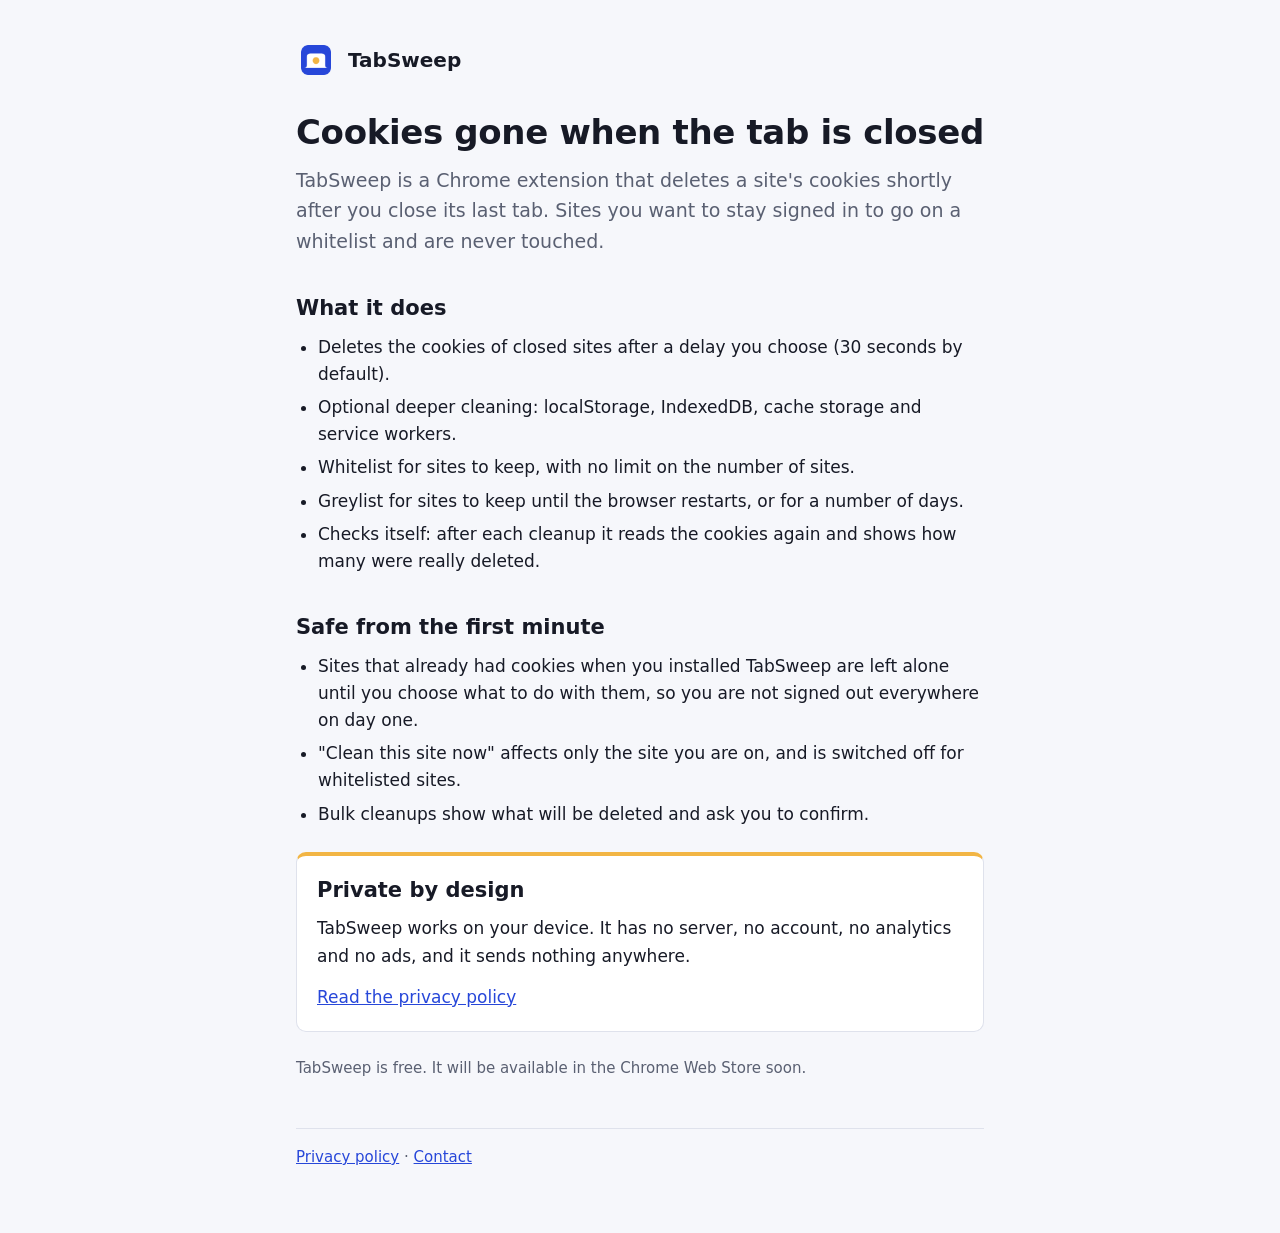
<file: index.html>
<!doctype html>
<html lang="en">
<head>
<meta charset="utf-8">
<meta name="viewport" content="width=device-width, initial-scale=1">
<title>TabSweep — cookies gone when the tab is closed</title>
<meta name="description" content="TabSweep is a Chrome extension that deletes a site's cookies shortly after you close its last tab. Sites you whitelist are never touched.">
<link rel="icon" href="icon.svg" type="image/svg+xml">
<link rel="stylesheet" href="style.css">
</head>
<body>
<main>
  <a class="brand" href="./"><img src="icon128.png" alt="">TabSweep</a>

  <h1>Cookies gone when the tab is closed</h1>
  <p class="lead">TabSweep is a Chrome extension that deletes a site's cookies shortly after you close its last tab. Sites you want to stay signed in to go on a whitelist and are never touched.</p>

  <h2>What it does</h2>
  <ul>
    <li>Deletes the cookies of closed sites after a delay you choose (30 seconds by default).</li>
    <li>Optional deeper cleaning: localStorage, IndexedDB, cache storage and service workers.</li>
    <li>Whitelist for sites to keep, with no limit on the number of sites.</li>
    <li>Greylist for sites to keep until the browser restarts, or for a number of days.</li>
    <li>Checks itself: after each cleanup it reads the cookies again and shows how many were really deleted.</li>
  </ul>

  <h2>Safe from the first minute</h2>
  <ul>
    <li>Sites that already had cookies when you installed TabSweep are left alone until you choose what to do with them, so you are not signed out everywhere on day one.</li>
    <li>"Clean this site now" affects only the site you are on, and is switched off for whitelisted sites.</li>
    <li>Bulk cleanups show what will be deleted and ask you to confirm.</li>
  </ul>

  <div class="card">
    <h2 style="margin-top:0">Private by design</h2>
    <p>TabSweep works on your device. It has no server, no account, no analytics and no ads, and it sends nothing anywhere.</p>
    <p><a href="privacy.html">Read the privacy policy</a></p>
  </div>

  <p class="muted">TabSweep is free. It will be available in the Chrome Web Store soon.</p>

  <footer class="muted">
    <a href="privacy.html">Privacy policy</a> · <a href="mailto:tabsweep.dev@gmail.com">Contact</a>
  </footer>
</main>
</body>
</html>
</file>
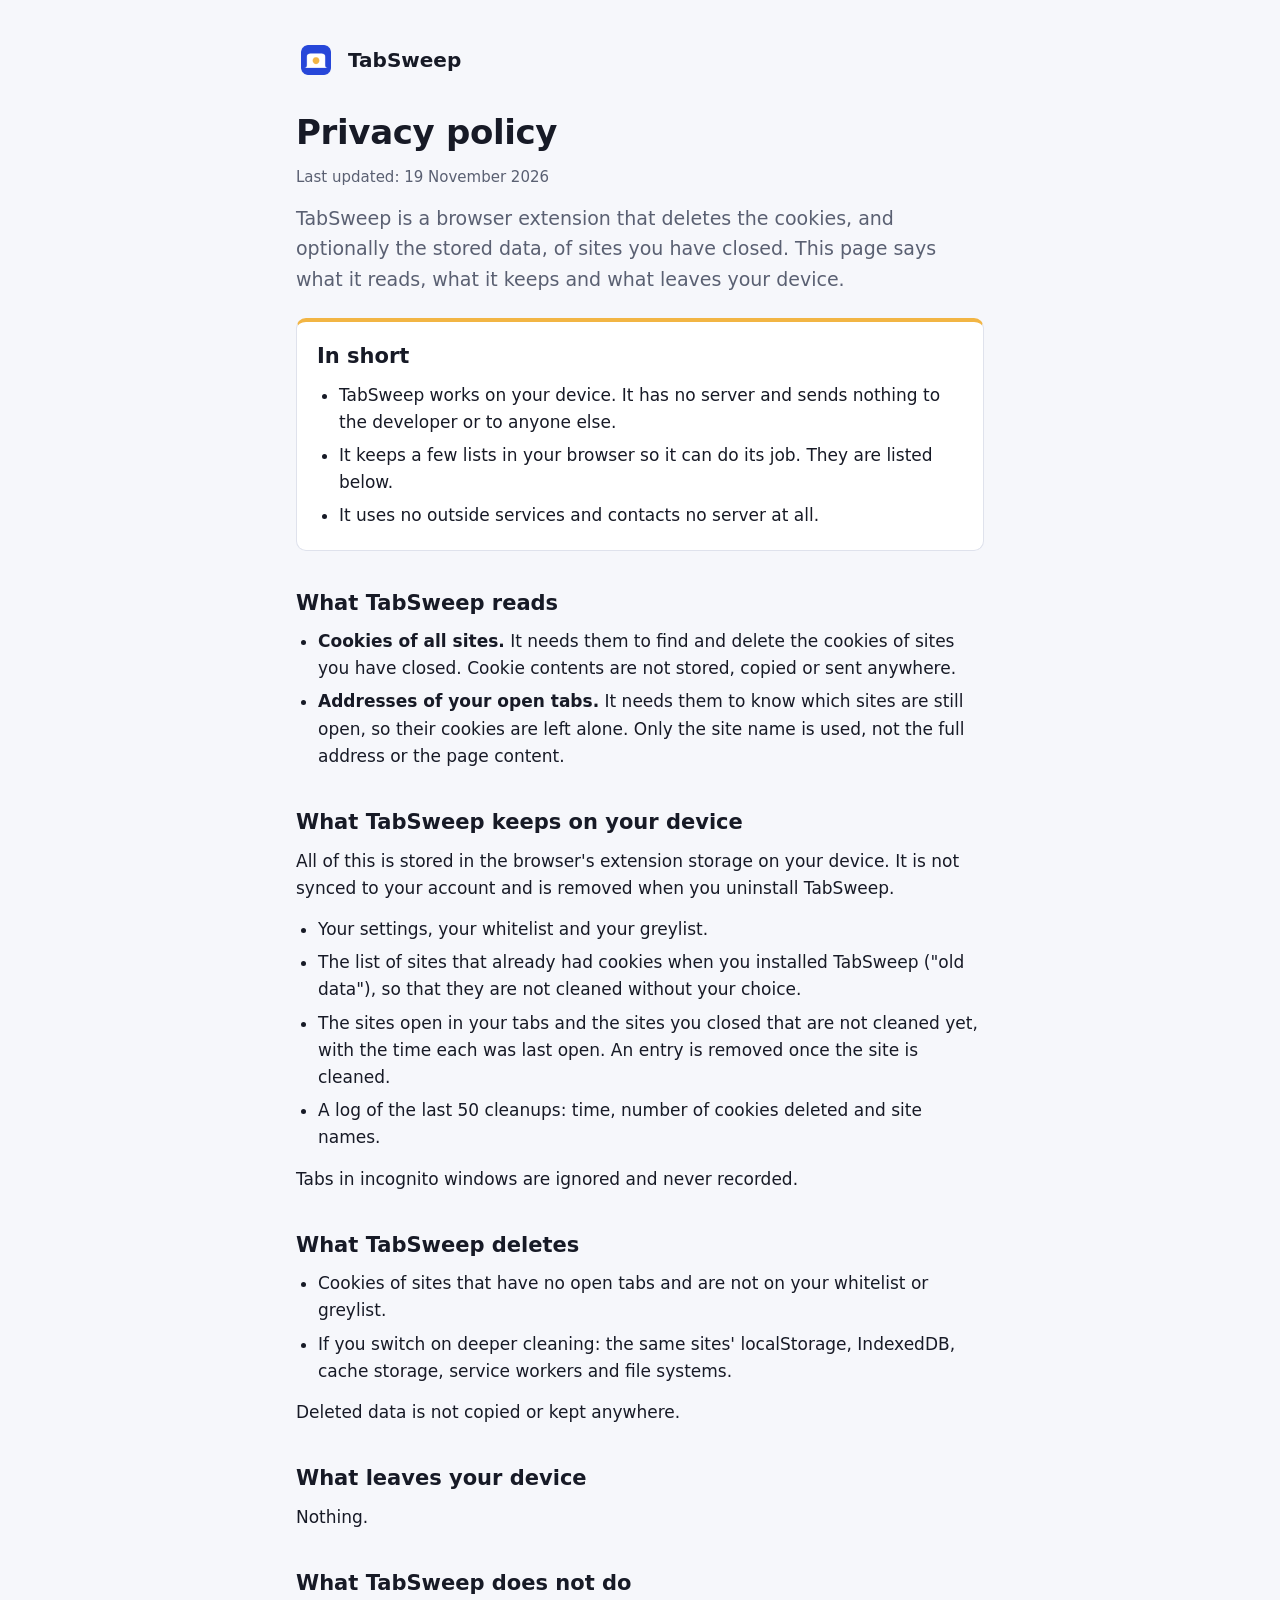
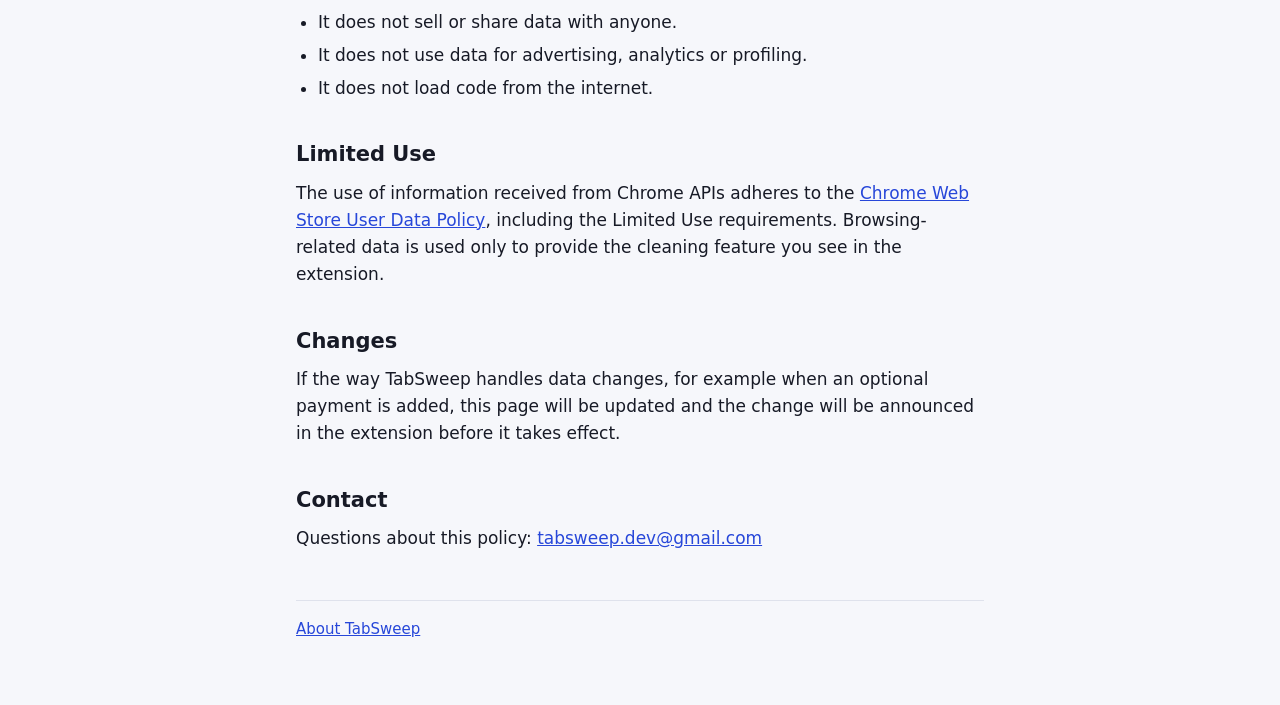
<file: privacy.html>
<!doctype html>
<html lang="en">
<head>
<meta charset="utf-8">
<meta name="viewport" content="width=device-width, initial-scale=1">
<title>TabSweep privacy policy</title>
<meta name="description" content="What the TabSweep extension reads, what it keeps on your device and what leaves it: nothing.">
<link rel="icon" href="icon.svg" type="image/svg+xml">
<link rel="stylesheet" href="style.css">
</head>
<body>
<main>
  <a class="brand" href="./"><img src="icon128.png" alt="">TabSweep</a>

  <h1>Privacy policy</h1>
  <p class="muted">Last updated: 19 November 2026</p>

  <p class="lead">TabSweep is a browser extension that deletes the cookies, and optionally the stored data, of sites you have closed. This page says what it reads, what it keeps and what leaves your device.</p>

  <div class="card">
    <h2 style="margin-top:0">In short</h2>
    <ul>
      <li>TabSweep works on your device. It has no server and sends nothing to the developer or to anyone else.</li>
      <li>It keeps a few lists in your browser so it can do its job. They are listed below.</li>
      <li>It uses no outside services and contacts no server at all.</li>
    </ul>
  </div>

  <h2>What TabSweep reads</h2>
  <ul>
    <li><strong>Cookies of all sites.</strong> It needs them to find and delete the cookies of sites you have closed. Cookie contents are not stored, copied or sent anywhere.</li>
    <li><strong>Addresses of your open tabs.</strong> It needs them to know which sites are still open, so their cookies are left alone. Only the site name is used, not the full address or the page content.</li>
  </ul>

  <h2>What TabSweep keeps on your device</h2>
  <p>All of this is stored in the browser's extension storage on your device. It is not synced to your account and is removed when you uninstall TabSweep.</p>
  <ul>
    <li>Your settings, your whitelist and your greylist.</li>
    <li>The list of sites that already had cookies when you installed TabSweep ("old data"), so that they are not cleaned without your choice.</li>
    <li>The sites open in your tabs and the sites you closed that are not cleaned yet, with the time each was last open. An entry is removed once the site is cleaned.</li>
    <li>A log of the last 50 cleanups: time, number of cookies deleted and site names.</li>
  </ul>
  <p>Tabs in incognito windows are ignored and never recorded.</p>

  <h2>What TabSweep deletes</h2>
  <ul>
    <li>Cookies of sites that have no open tabs and are not on your whitelist or greylist.</li>
    <li>If you switch on deeper cleaning: the same sites' localStorage, IndexedDB, cache storage, service workers and file systems.</li>
  </ul>
  <p>Deleted data is not copied or kept anywhere.</p>

  <h2>What leaves your device</h2>
  <p>Nothing.</p>

  <h2>What TabSweep does not do</h2>
  <ul>
    <li>It does not sell or share data with anyone.</li>
    <li>It does not use data for advertising, analytics or profiling.</li>
    <li>It does not load code from the internet.</li>
  </ul>

  <h2>Limited Use</h2>
  <p>The use of information received from Chrome APIs adheres to the <a href="https://developer.chrome.com/docs/webstore/program-policies/user-data-faq">Chrome Web Store User Data Policy</a>, including the Limited Use requirements. Browsing-related data is used only to provide the cleaning feature you see in the extension.</p>

  <h2>Changes</h2>
  <p>If the way TabSweep handles data changes, for example when an optional payment is added, this page will be updated and the change will be announced in the extension before it takes effect.</p>

  <h2>Contact</h2>
  <p>Questions about this policy: <a href="mailto:tabsweep.dev@gmail.com">tabsweep.dev@gmail.com</a></p>

  <footer class="muted">
    <a href="./">About TabSweep</a>
  </footer>
</main>
</body>
</html>
</file>
<file: style.css>
:root {
  --bg: #f6f7fb;
  --card: #ffffff;
  --text: #171a26;
  --muted: #5a6072;
  --line: #dfe2ec;
  --accent: #2747d9;
  --accent-text: #ffffff;
  --honey: #f2b544;
}
@media (prefers-color-scheme: dark) {
  :root {
    --bg: #12141c;
    --card: #1b1e2a;
    --text: #eceef5;
    --muted: #a3a9bb;
    --line: #2c3040;
    --accent: #8fa2ff;
    --accent-text: #12141c;
  }
}
* { box-sizing: border-box; }
html { -webkit-text-size-adjust: 100%; }
body {
  margin: 0;
  background: var(--bg);
  color: var(--text);
  font: 17px/1.6 system-ui, -apple-system, "Segoe UI", Roboto, sans-serif;
}
main {
  max-width: 720px;
  margin: 0 auto;
  padding: 40px 16px 64px;
}
.brand {
  display: flex;
  align-items: center;
  gap: 12px;
  margin-bottom: 32px;
  color: inherit;
  text-decoration: none;
  font-weight: 600;
  font-size: 20px;
}
.brand img { width: 40px; height: 40px; }
h1 { font-size: 34px; line-height: 1.2; margin: 0 0 12px; letter-spacing: -0.01em; }
h2 { font-size: 21px; margin: 36px 0 8px; }
p, ul { margin: 0 0 14px; }
ul { padding-left: 22px; }
li { margin-bottom: 6px; }
a { color: var(--accent); }
.lead { font-size: 19px; color: var(--muted); }
.muted { color: var(--muted); font-size: 15px; }
.card {
  background: var(--card);
  border: 1px solid var(--line);
  border-top: 4px solid var(--honey);
  border-radius: 10px;
  padding: 18px 20px 6px;
  margin: 24px 0;
}
.button {
  display: inline-block;
  background: var(--accent);
  color: var(--accent-text);
  text-decoration: none;
  font-weight: 600;
  padding: 10px 18px;
  border-radius: 8px;
  margin: 8px 0 0;
}
footer {
  margin-top: 48px;
  padding-top: 16px;
  border-top: 1px solid var(--line);
}
</file>
